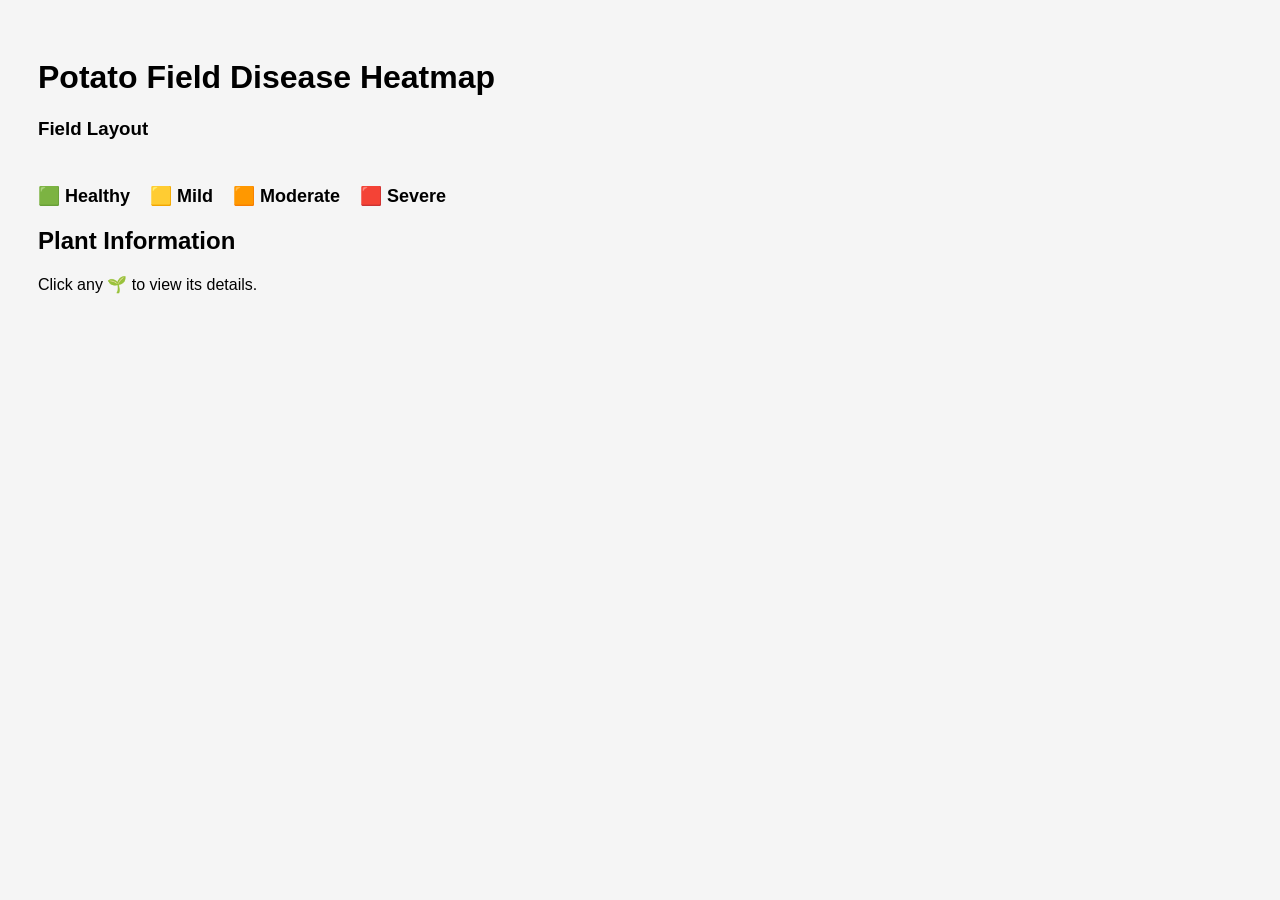
<file: heatmap_dashboard/index.html>
<!DOCTYPE html>
<html>
<head>

<meta charset="UTF-8">

<title>Field Disease Heatmap</title>

<link rel="stylesheet" href="styles.css">

</head>

<body>

<h1>Potato Field Disease Heatmap</h1>

<h3>Field Layout</h3>

<div id="heatmapContainer">
    <div id="heatmap"></div>
</div>

<div id="legend">
    <span>🟩 Healthy</span>
    <span>🟨 Mild</span>
    <span>🟧 Moderate</span>
    <span>🟥 Severe</span>
</div>

<!-- ADD THIS -->
<div id="infoBox">

    <h2>Plant Information</h2>

    <p>Click any 🌱 to view its details.</p>

</div>

<script src="app.js"></script>

</body>

</html>
</file>
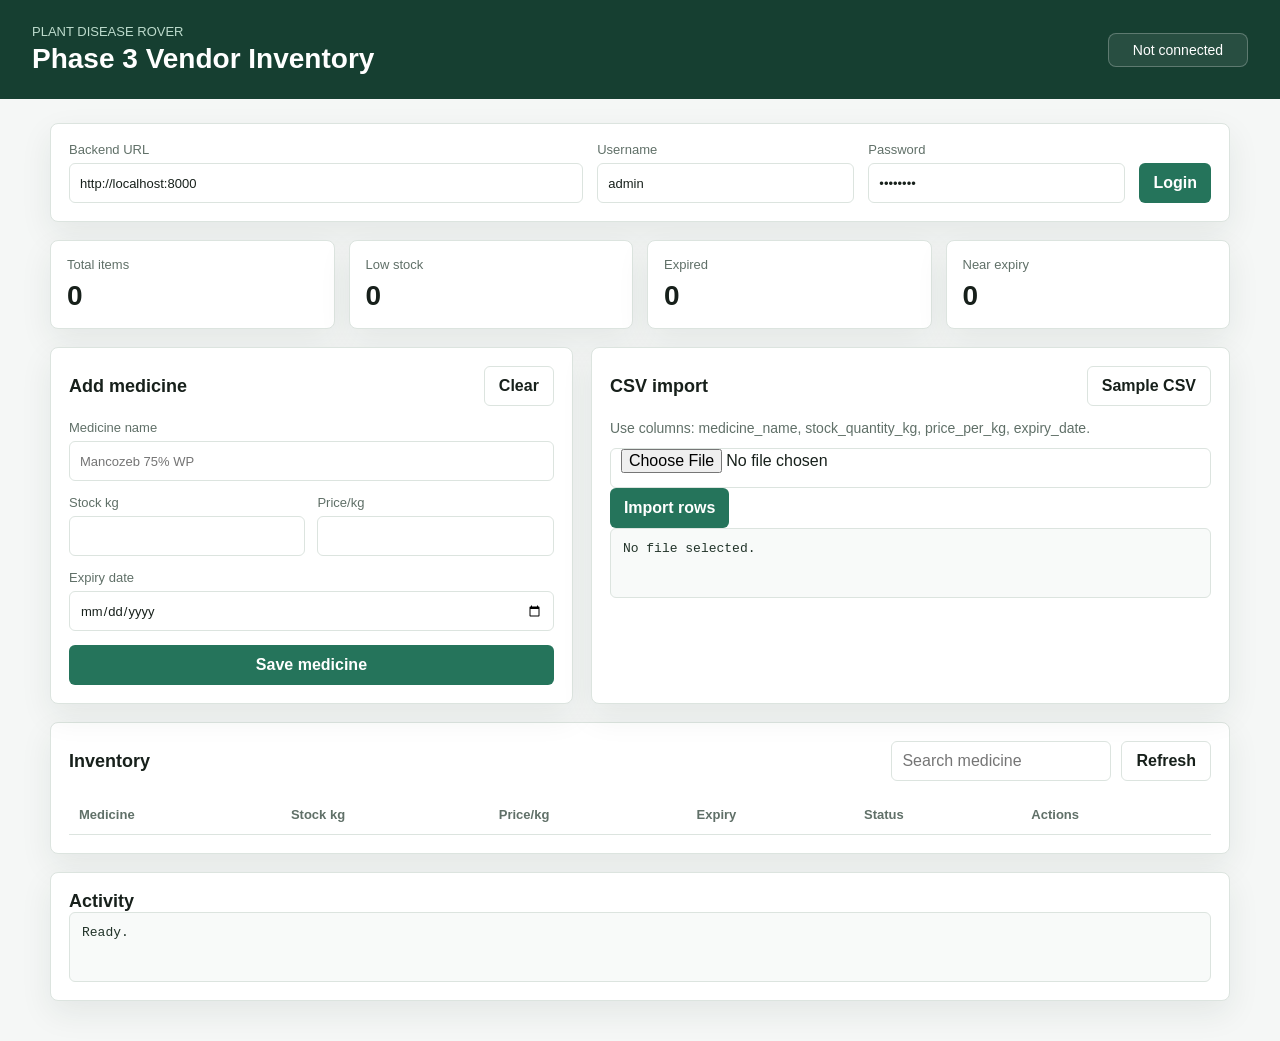
<file: phase3/frontend/index.html>
<!doctype html>
<html lang="en">
  <head>
    <meta charset="utf-8" />
    <meta name="viewport" content="width=device-width, initial-scale=1" />
    <title>Phase 3 Vendor Inventory</title>
    <link rel="stylesheet" href="styles.css" />
  </head>
  <body>
    <header class="app-header">
      <div>
        <p class="eyebrow">Plant Disease Rover</p>
        <h1>Phase 3 Vendor Inventory</h1>
      </div>
      <div class="status-pill" id="connectionStatus">Not connected</div>
    </header>

    <main class="shell">
      <section class="toolbar" aria-label="Backend connection">
        <label>
          Backend URL
          <input id="backendUrl" value="http://localhost:8000" autocomplete="off" />
        </label>
        <label>
          Username
          <input id="username" value="admin" autocomplete="username" />
        </label>
        <label>
          Password
          <input id="password" type="password" value="admin123" autocomplete="current-password" />
        </label>
        <button id="loginButton" type="button">Login</button>
      </section>

      <section class="summary-grid" aria-label="Inventory summary">
        <div class="metric">
          <span>Total items</span>
          <strong id="totalItems">0</strong>
        </div>
        <div class="metric">
          <span>Low stock</span>
          <strong id="lowStockItems">0</strong>
        </div>
        <div class="metric">
          <span>Expired</span>
          <strong id="expiredItems">0</strong>
        </div>
        <div class="metric">
          <span>Near expiry</span>
          <strong id="nearExpiryItems">0</strong>
        </div>
      </section>

      <section class="workspace">
        <div class="panel">
          <div class="panel-heading">
            <h2 id="formTitle">Add medicine</h2>
            <button id="resetFormButton" type="button" class="secondary">Clear</button>
          </div>
          <form id="inventoryForm">
            <input id="itemId" type="hidden" />
            <label>
              Medicine name
              <input id="medicineName" required maxlength="200" placeholder="Mancozeb 75% WP" />
            </label>
            <div class="form-row">
              <label>
                Stock kg
                <input id="stockQuantity" required type="number" min="0" step="0.01" />
              </label>
              <label>
                Price/kg
                <input id="pricePerKg" required type="number" min="0" step="0.01" />
              </label>
            </div>
            <label>
              Expiry date
              <input id="expiryDate" required type="date" />
            </label>
            <button id="saveButton" type="submit">Save medicine</button>
          </form>
        </div>

        <div class="panel">
          <div class="panel-heading">
            <h2>CSV import</h2>
            <button id="downloadSampleButton" type="button" class="secondary">Sample CSV</button>
          </div>
          <p class="muted">Use columns: medicine_name, stock_quantity_kg, price_per_kg, expiry_date.</p>
          <input id="csvFile" type="file" accept=".csv,.tsv,.txt" />
          <button id="importButton" type="button">Import rows</button>
          <pre id="importPreview" class="log-box">No file selected.</pre>
        </div>
      </section>

      <section class="inventory-section">
        <div class="panel-heading">
          <h2>Inventory</h2>
          <div class="table-actions">
            <input id="searchInput" placeholder="Search medicine" />
            <button id="refreshButton" type="button" class="secondary">Refresh</button>
          </div>
        </div>
        <div class="table-wrap">
          <table>
            <thead>
              <tr>
                <th>Medicine</th>
                <th>Stock kg</th>
                <th>Price/kg</th>
                <th>Expiry</th>
                <th>Status</th>
                <th>Actions</th>
              </tr>
            </thead>
            <tbody id="inventoryTable"></tbody>
          </table>
        </div>
      </section>

      <section class="log-section">
        <h2>Activity</h2>
        <pre id="activityLog" class="log-box">Ready.</pre>
      </section>
    </main>

    <script src="app.js"></script>
  </body>
</html>
</file>
<file: heatmap_dashboard/styles.css>
body{

font-family:Arial;

background:#f5f5f5;

padding:30px;

}

#heatmap{

display:grid;

grid-template-columns:repeat(9,70px);

gap:8px;

margin-top:25px;

}

.cell{
    width:70px;
    height:70px;
    border:2px solid #444;
    border-radius:10px;
    display:flex;
    justify-content:center;
    align-items:center;
    font-size:34px;
    cursor:pointer;
    transition:0.25s;
}

.cell:hover{
    transform:scale(1.08);
    box-shadow:0 0 12px rgba(0,0,0,0.3);
}

#heatmapContainer{
    margin-top:20px;
}

#legend{
    margin-top:20px;
    display:flex;
    gap:20px;
    font-size:18px;
    font-weight:bold;
}
</file>
<file: phase3/frontend/styles.css>
:root {
  color-scheme: light;
  --bg: #f5f7f6;
  --surface: #ffffff;
  --text: #17201b;
  --muted: #607068;
  --line: #dce4df;
  --accent: #25745b;
  --accent-dark: #19543f;
  --warn: #9c5a00;
  --danger: #b42318;
  --ok: #1d7c48;
  --shadow: 0 12px 32px rgba(31, 45, 38, 0.08);
}

* {
  box-sizing: border-box;
}

body {
  margin: 0;
  min-height: 100vh;
  background: var(--bg);
  color: var(--text);
  font-family: Arial, Helvetica, sans-serif;
}

.app-header {
  display: flex;
  align-items: center;
  justify-content: space-between;
  gap: 20px;
  padding: 24px 32px;
  background: #163f31;
  color: white;
}

.eyebrow {
  margin: 0 0 4px;
  color: #bddbcc;
  font-size: 13px;
  text-transform: uppercase;
}

h1,
h2 {
  margin: 0;
  letter-spacing: 0;
}

h1 {
  font-size: 28px;
}

h2 {
  font-size: 18px;
}

.status-pill {
  min-width: 140px;
  padding: 8px 12px;
  border: 1px solid rgba(255, 255, 255, 0.25);
  border-radius: 8px;
  text-align: center;
  font-size: 14px;
  background: rgba(255, 255, 255, 0.08);
}

.status-pill.ok {
  background: #dff6e8;
  color: #104b2d;
}

.status-pill.error {
  background: #fde4df;
  color: #8c1d10;
}

.shell {
  width: min(1180px, calc(100% - 32px));
  margin: 24px auto 40px;
}

.toolbar,
.panel,
.inventory-section,
.log-section,
.metric {
  background: var(--surface);
  border: 1px solid var(--line);
  border-radius: 8px;
  box-shadow: var(--shadow);
}

.toolbar {
  display: grid;
  grid-template-columns: minmax(220px, 1.4fr) minmax(150px, 0.7fr) minmax(150px, 0.7fr) auto;
  gap: 14px;
  align-items: end;
  padding: 18px;
}

label {
  display: grid;
  gap: 6px;
  color: var(--muted);
  font-size: 13px;
}

input,
button {
  height: 40px;
  border-radius: 6px;
  font: inherit;
}

input {
  width: 100%;
  border: 1px solid var(--line);
  padding: 0 10px;
  color: var(--text);
  background: white;
}

button {
  border: 0;
  padding: 0 14px;
  background: var(--accent);
  color: white;
  cursor: pointer;
  font-weight: 700;
}

button:hover {
  background: var(--accent-dark);
}

button.secondary {
  border: 1px solid var(--line);
  background: white;
  color: var(--text);
}

button.secondary:hover {
  background: #edf4f0;
}

.summary-grid {
  display: grid;
  grid-template-columns: repeat(4, minmax(0, 1fr));
  gap: 14px;
  margin: 18px 0;
}

.metric {
  padding: 16px;
}

.metric span {
  display: block;
  color: var(--muted);
  font-size: 13px;
}

.metric strong {
  display: block;
  margin-top: 8px;
  font-size: 28px;
}

.workspace {
  display: grid;
  grid-template-columns: minmax(280px, 0.9fr) minmax(320px, 1.1fr);
  gap: 18px;
  margin-bottom: 18px;
}

.panel,
.inventory-section,
.log-section {
  padding: 18px;
}

.panel-heading {
  display: flex;
  align-items: center;
  justify-content: space-between;
  gap: 12px;
  margin-bottom: 14px;
}

form {
  display: grid;
  gap: 14px;
}

.form-row {
  display: grid;
  grid-template-columns: repeat(2, minmax(0, 1fr));
  gap: 12px;
}

.muted {
  margin: 0 0 12px;
  color: var(--muted);
  font-size: 14px;
}

.table-actions {
  display: flex;
  gap: 10px;
}

.table-actions input {
  width: 220px;
}

.table-wrap {
  overflow-x: auto;
}

table {
  width: 100%;
  border-collapse: collapse;
}

th,
td {
  border-bottom: 1px solid var(--line);
  padding: 12px 10px;
  text-align: left;
  vertical-align: middle;
  white-space: nowrap;
}

th {
  color: var(--muted);
  font-size: 13px;
  font-weight: 700;
}

.row-actions {
  display: flex;
  gap: 8px;
}

.row-actions button {
  height: 32px;
}

.status {
  font-weight: 700;
}

.status.ok {
  color: var(--ok);
}

.status.warn {
  color: var(--warn);
}

.status.danger {
  color: var(--danger);
}

.log-box {
  min-height: 70px;
  max-height: 220px;
  overflow: auto;
  margin: 0;
  padding: 12px;
  border: 1px solid var(--line);
  border-radius: 6px;
  background: #f8faf9;
  color: #213329;
  font-size: 13px;
  white-space: pre-wrap;
}

.log-section {
  margin-top: 18px;
}

@media (max-width: 860px) {
  .app-header,
  .toolbar,
  .workspace,
  .summary-grid {
    grid-template-columns: 1fr;
  }

  .app-header {
    align-items: flex-start;
  }

  .toolbar {
    display: grid;
  }

  .summary-grid,
  .workspace {
    display: grid;
  }

  .panel-heading,
  .table-actions {
    align-items: stretch;
    flex-direction: column;
  }

  .table-actions input {
    width: 100%;
  }
}
</file>
